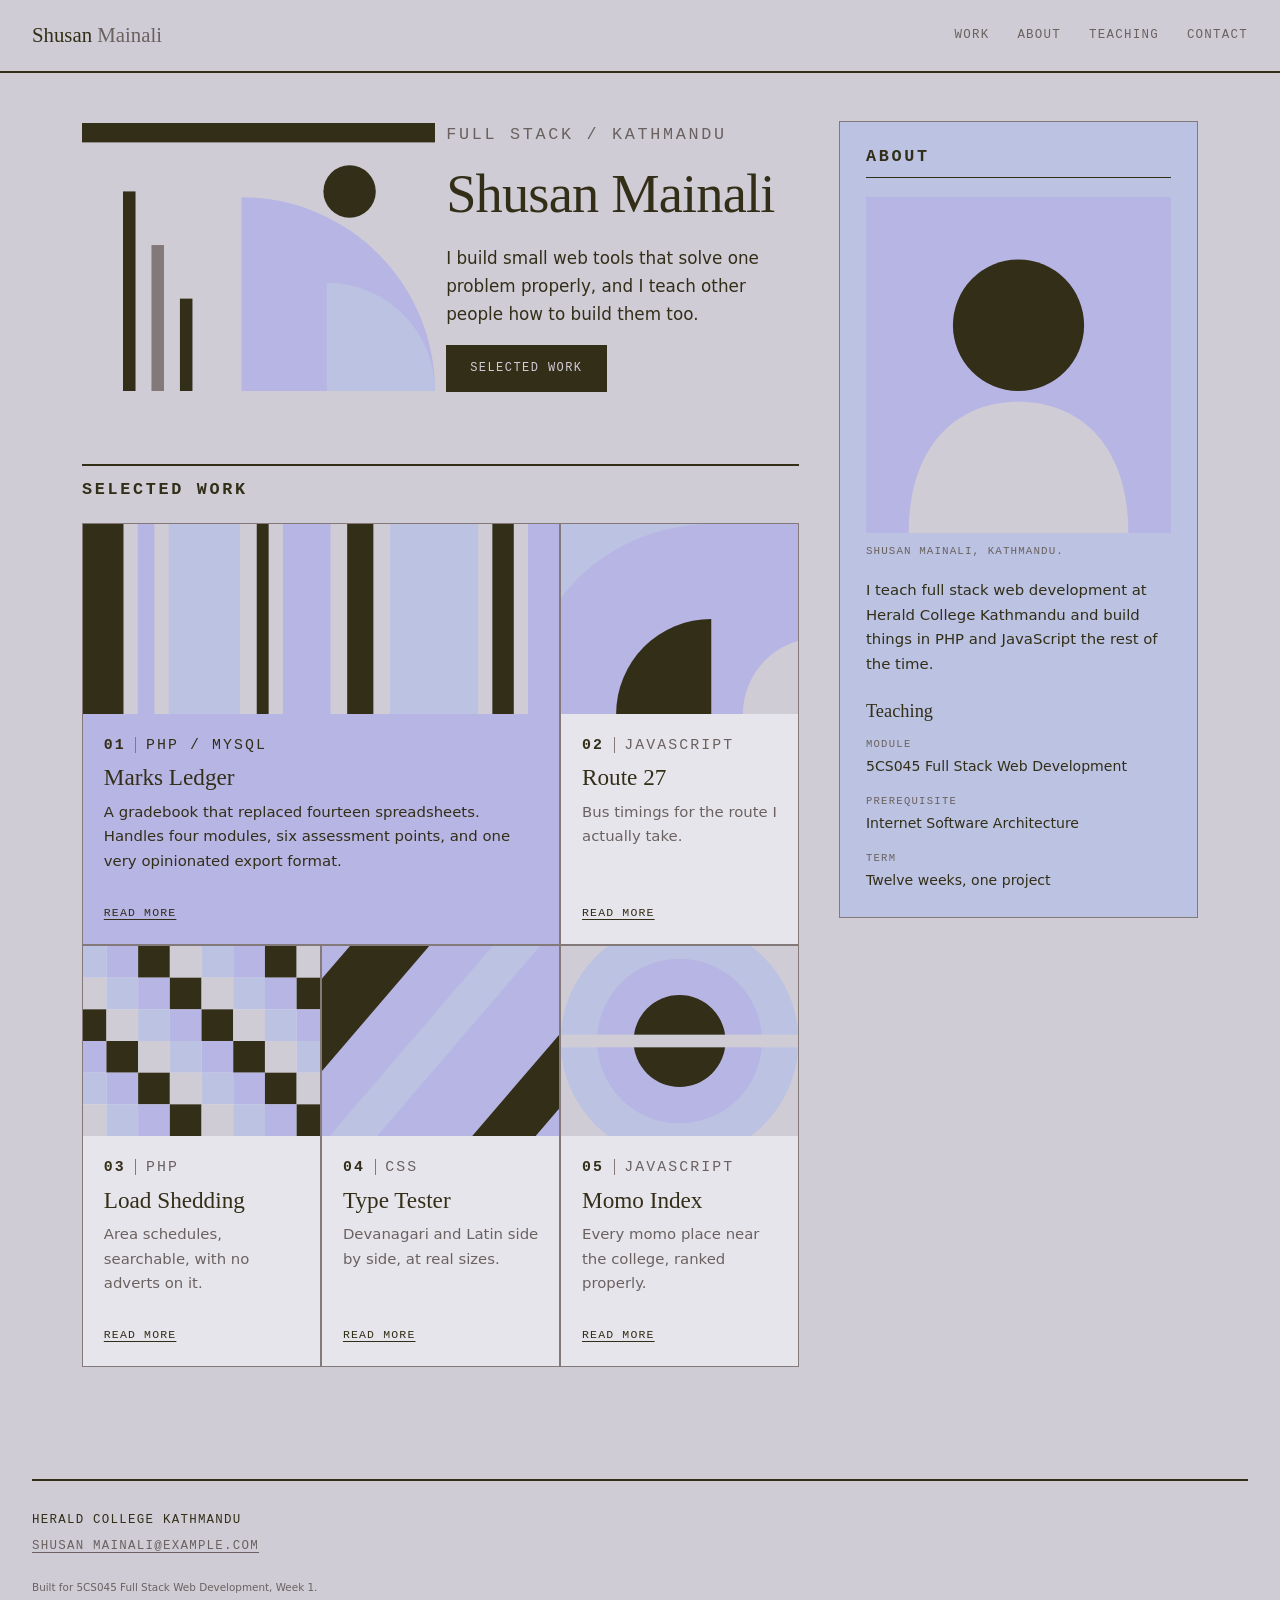
<file: Wee1T/portfolio-starter/index.html>
<!DOCTYPE html>
<html lang="en">
<head>
  <meta charset="UTF-8">

  <!-- EXERCISE 10 -->
  <meta name="viewport" content="width=device-width, initial-scale=1.0">

  <title>Shusan Mainali</title>
  <link rel="stylesheet" href="style.css">
</head>
<body>

  <header class="site-header">
    <nav>

      <a href="#" class="logo">Shusan <span>Mainali</span></a>

      <ul class="nav-links">
        <li><a href="#work">Work</a></li>
        <li><a href="#about">About</a></li>
        <li><a href="#teaching">Teaching</a></li>
        <li><a href="#contact">Contact</a></li>
      </ul>
    </nav>
  </header>

  <main>

    <div class="content">

      <section class="hero">
        <img src="images/hero.svg" alt="Abstract geometric composition">
        <div class="hero-text">
          <p class="eyebrow">Full stack / Kathmandu</p>
          <h1>Shusan Mainali</h1>
          <p>I build small web tools that solve one problem properly, and
             I teach other people how to build them too.</p>
          <a href="#work" class="button">Selected work</a>
        </div>
      </section>

      <section class="gallery-section" id="work">
        <h2>Selected work</h2>

        <div class="gallery">

          <article class="card feature">
            <img src="images/card-1.svg" alt="">
            <div class="card-body">
              <p class="card-meta"><span>01</span>PHP / MySQL</p>
              <h3>Marks Ledger</h3>
              <p>A gradebook that replaced fourteen spreadsheets. Handles
                 four modules, six assessment points, and one very
                 opinionated export format.</p>
              <a href="#" class="card-link">Read more</a>
            </div>
          </article>

          <article class="card">
            <img src="images/card-2.svg" alt="">
            <div class="card-body">
              <p class="card-meta"><span>02</span>JavaScript</p>
              <h3>Route 27</h3>
              <p>Bus timings for the route I actually take.</p>
              <a href="#" class="card-link">Read more</a>
            </div>
          </article>

          <article class="card">
            <img src="images/card-3.svg" alt="">
            <div class="card-body">
              <p class="card-meta"><span>03</span>PHP</p>
              <h3>Load Shedding</h3>
              <p>Area schedules, searchable, with no adverts on it.</p>
              <a href="#" class="card-link">Read more</a>
            </div>
          </article>

          <article class="card">
            <img src="images/card-4.svg" alt="">
            <div class="card-body">
              <p class="card-meta"><span>04</span>CSS</p>
              <h3>Type Tester</h3>
              <p>Devanagari and Latin side by side, at real sizes.</p>
              <a href="#" class="card-link">Read more</a>
            </div>
          </article>

          <article class="card">
            <img src="images/card-5.svg" alt="">
            <div class="card-body">
              <p class="card-meta"><span>05</span>JavaScript</p>
              <h3>Momo Index</h3>
              <p>Every momo place near the college, ranked properly.</p>
              <a href="#" class="card-link">Read more</a>
            </div>
          </article>

        </div>
      </section>

    </div>

    <aside id="about">
      <h2>About</h2>

      <figure>
        <img src="images/profile.svg" alt="Abstract portrait mark">
        <figcaption>Shusan Mainali, Kathmandu.</figcaption>
      </figure>

      <p>I teach full stack web development at Herald College Kathmandu
         and build things in PHP and JavaScript the rest of the time.</p>

      <h3 id="teaching">Teaching</h3>
      <dl class="meta-list">
        <dt>Module</dt>
        <dd>5CS045 Full Stack Web Development</dd>
        <dt>Prerequisite</dt>
        <dd>Internet Software Architecture</dd>
        <dt>Term</dt>
        <dd>Twelve weeks, one project</dd>
      </dl>
    </aside>

  </main>

  <footer id="contact">
    <p>Herald College Kathmandu</p>
    <p class="footer-mail"><a href="#">Shusan Mainali@example.com</a></p>
    <small>Built for 5CS045 Full Stack Web Development, Week 1.</small>
  </footer>

</body>
</html>
</file>
<file: Wee1T/portfolio-starter/style.css>
/* 5CS045 Week 1 Tutorial. Edit section B and section C only. */


/* SECTION A: GIVEN. DO NOT EDIT. */

:root {
  --ink:        #322E18;
  --stone:      #847979;
  --stone-text: #6B6260;
  --ground:     #CFCCD6;
  --surface:    #E7E5EC;
  --periwinkle: #BBC2E2;
  --lavender:   #B7B5E4;

  --serif: Georgia, "Iowan Old Style", "Times New Roman", serif;
  --mono:  ui-monospace, SFMono-Regular, Menlo, Consolas, monospace;
  --sans:  system-ui, "Segoe UI", Roboto, Helvetica, Arial, sans-serif;
}

*, *::before, *::after { box-sizing: border-box; }

body {
  margin: 0;
  padding: 0;
  font-family: var(--sans);
  font-size: 16px;
  line-height: 1.65;
  color: var(--ink);
  background: var(--ground);
}

img { max-width: 100%; display: block; }

h1, h2, h3 {
  font-family: var(--serif);
  font-weight: 400;
  line-height: 1.08;
  margin: 0 0 0.4em;
}
h1 { font-size: 3.4rem; letter-spacing: -0.015em; }
h2 { font-size: 1.05rem; font-family: var(--mono); text-transform: uppercase;
     letter-spacing: 0.16em; font-weight: 600; }
h3 { font-size: 1.45rem; }
p  { margin: 0 0 1em; }

a { color: var(--ink); text-underline-offset: 3px; }

.site-header {
  border-bottom: 2px solid var(--ink);
  padding: 0 2rem;
}

.logo {
  font-family: var(--serif);
  font-size: 1.3rem;
  text-decoration: none;
  padding: 1.15rem 0;
}
.logo span { color: var(--stone-text); }

.nav-links a {
  font-family: var(--mono);
  font-size: 0.78rem;
  text-transform: uppercase;
  letter-spacing: 0.1em;
  text-decoration: none;
  color: var(--stone-text);
  padding: 1.15rem 0;
  display: inline-block;
}
.nav-links a:hover { color: var(--ink); text-decoration: underline; }

main { padding: 3rem 2rem; max-width: 1180px; margin: 0 auto; }

.eyebrow {
  font-family: var(--mono);
  text-transform: uppercase;
  letter-spacing: 0.16em;
  font-size: 0.72rem;
  color: var(--stone-text);
  margin-bottom: 1rem;
}

.hero-text p { max-width: 34ch; font-size: 1.05rem; }
.hero img  { flex: 1; min-width: 0; }
.hero-text { flex: 1; min-width: 0; }

.button {
  display: inline-block;
  background: var(--ink);
  color: var(--ground);
  font-family: var(--mono);
  font-size: 0.75rem;
  text-transform: uppercase;
  letter-spacing: 0.12em;
  text-decoration: none;
  padding: 0.85rem 1.5rem;
}
.button:hover { background: var(--stone-text); }

.gallery-section { margin-top: 4.5rem; }
.gallery-section h2 { border-top: 2px solid var(--ink); padding-top: 0.9rem;
                      margin-bottom: 1.5rem; }

.card img { height: 190px; object-fit: cover; width: 100%; }

.card {
  background: var(--surface);
  border: 1px solid var(--stone);
  display: flex;
  flex-direction: column;
}
.card-body {
  padding: 1.2rem 1.3rem 1.4rem;
  display: flex;
  flex-direction: column;
  flex-grow: 1;
}
.card-body p { color: var(--stone-text); font-size: 0.93rem; }
.card-meta {
  font-family: var(--mono);
  font-size: 0.68rem;
  text-transform: uppercase;
  letter-spacing: 0.14em;
  color: var(--stone-text);
  margin-bottom: 0.5rem;
}
.card-meta span {
  color: var(--ink);
  font-weight: 600;
  border-right: 1px solid var(--stone);
  padding-right: 0.6rem;
  margin-right: 0.6rem;
}
.card-link {
  margin-top: auto;
  font-family: var(--mono);
  font-size: 0.72rem;
  text-transform: uppercase;
  letter-spacing: 0.1em;
  padding-top: 0.9rem;
}
.feature { background: var(--lavender); }
.feature .card-body p { color: var(--ink); }
.feature .card-meta   { color: var(--ink); }

aside {
  background: var(--periwinkle);
  border: 1px solid var(--stone);
  padding: 1.6rem;
  align-self: start;
}
aside h2 { border-bottom: 1px solid var(--ink); padding-bottom: 0.7rem;
           margin-bottom: 1.2rem; }
aside figure { margin: 0 0 1.1rem; }
aside figcaption {
  font-family: var(--mono);
  font-size: 0.68rem;
  text-transform: uppercase;
  letter-spacing: 0.1em;
  color: var(--stone-text);
  margin-top: 0.6rem;
}
aside p { font-size: 0.93rem; }
aside h3 { font-size: 1.15rem; margin-top: 1.6rem; }

.meta-list { margin: 0; font-size: 0.88rem; }
.meta-list dt {
  font-family: var(--mono);
  font-size: 0.66rem;
  text-transform: uppercase;
  letter-spacing: 0.12em;
  color: var(--stone-text);
  margin-top: 0.9rem;
}
.meta-list dd { margin: 0.1rem 0 0; }

footer {
  border-top: 2px solid var(--ink);
  margin: 4rem 2rem 0;
  padding: 1.8rem 0 3rem;
  font-family: var(--mono);
  font-size: 0.78rem;
  text-transform: uppercase;
  letter-spacing: 0.1em;
}
footer p { margin: 0 0 0.35rem; }
.footer-mail a { color: var(--stone-text); }
footer small {
  display: block;
  margin-top: 1.4rem;
  text-transform: none;
  letter-spacing: 0;
  font-family: var(--sans);
  color: var(--stone-text);
}


/* SECTION B: YOUR WORK */

/* EXERCISE 1 */
nav {
  display: flex;
  justify-content: space-between;
  /* 1b */ align-items:center;
}

/* EXERCISE 2 */
.nav-links {
  list-style: none;
  padding: 0;
  margin: 0;
  /* 2a */ display:flex;
  gap: 1.75rem;
}

/* EXERCISE 3 */
.hero {
  /* 3a */ display: flex;
  /* 3b */ align-items: center;
  /* 3c */ gap: 11px;
}

/* EXERCISE 5 */
.gallery {
  display: grid;
  /* 5a */ grid-template-columns: repeat(3,1fr );
  /* 5b */ gap: 11;
}

/* EXERCISE 7 */
.feature {
  /* 7a */ grid-column:span 2;
}

/* EXERCISE 8 */
main {
  display: grid;
  /* 8a */ grid-template-columns: 2fr 1fr;
  gap: 2.5rem;
}


/* SECTION C: RESPONSIVE */

/* EXERCISE 11 */
@media (max-width: 768px) {

  main {
    /* 11a */ grid-template-columns: 1fr;
  }

  .gallery {
    /* 11b */ grid-template-columns: repeat(2, 1fr);
  }

  .feature {
    grid-column: span 2;
  }
}

@media (max-width: 480px) {

  .gallery {
    /* 11c */ grid-template-columns: 1fr;
  }

  .feature {
    grid-column: span 1;
  }

  nav {
    /* 11d */ flex-direction: column;
    gap: 0.5rem;
    padding-bottom: 0.75rem;
  }

  .hero {
    /* 11e */ flex-direction: column;
  }

  h1 { font-size: 1.9rem; }
  main { padding: 1.5rem 1rem; }
  .site-header { padding: 0 1rem; }
}
</file>
